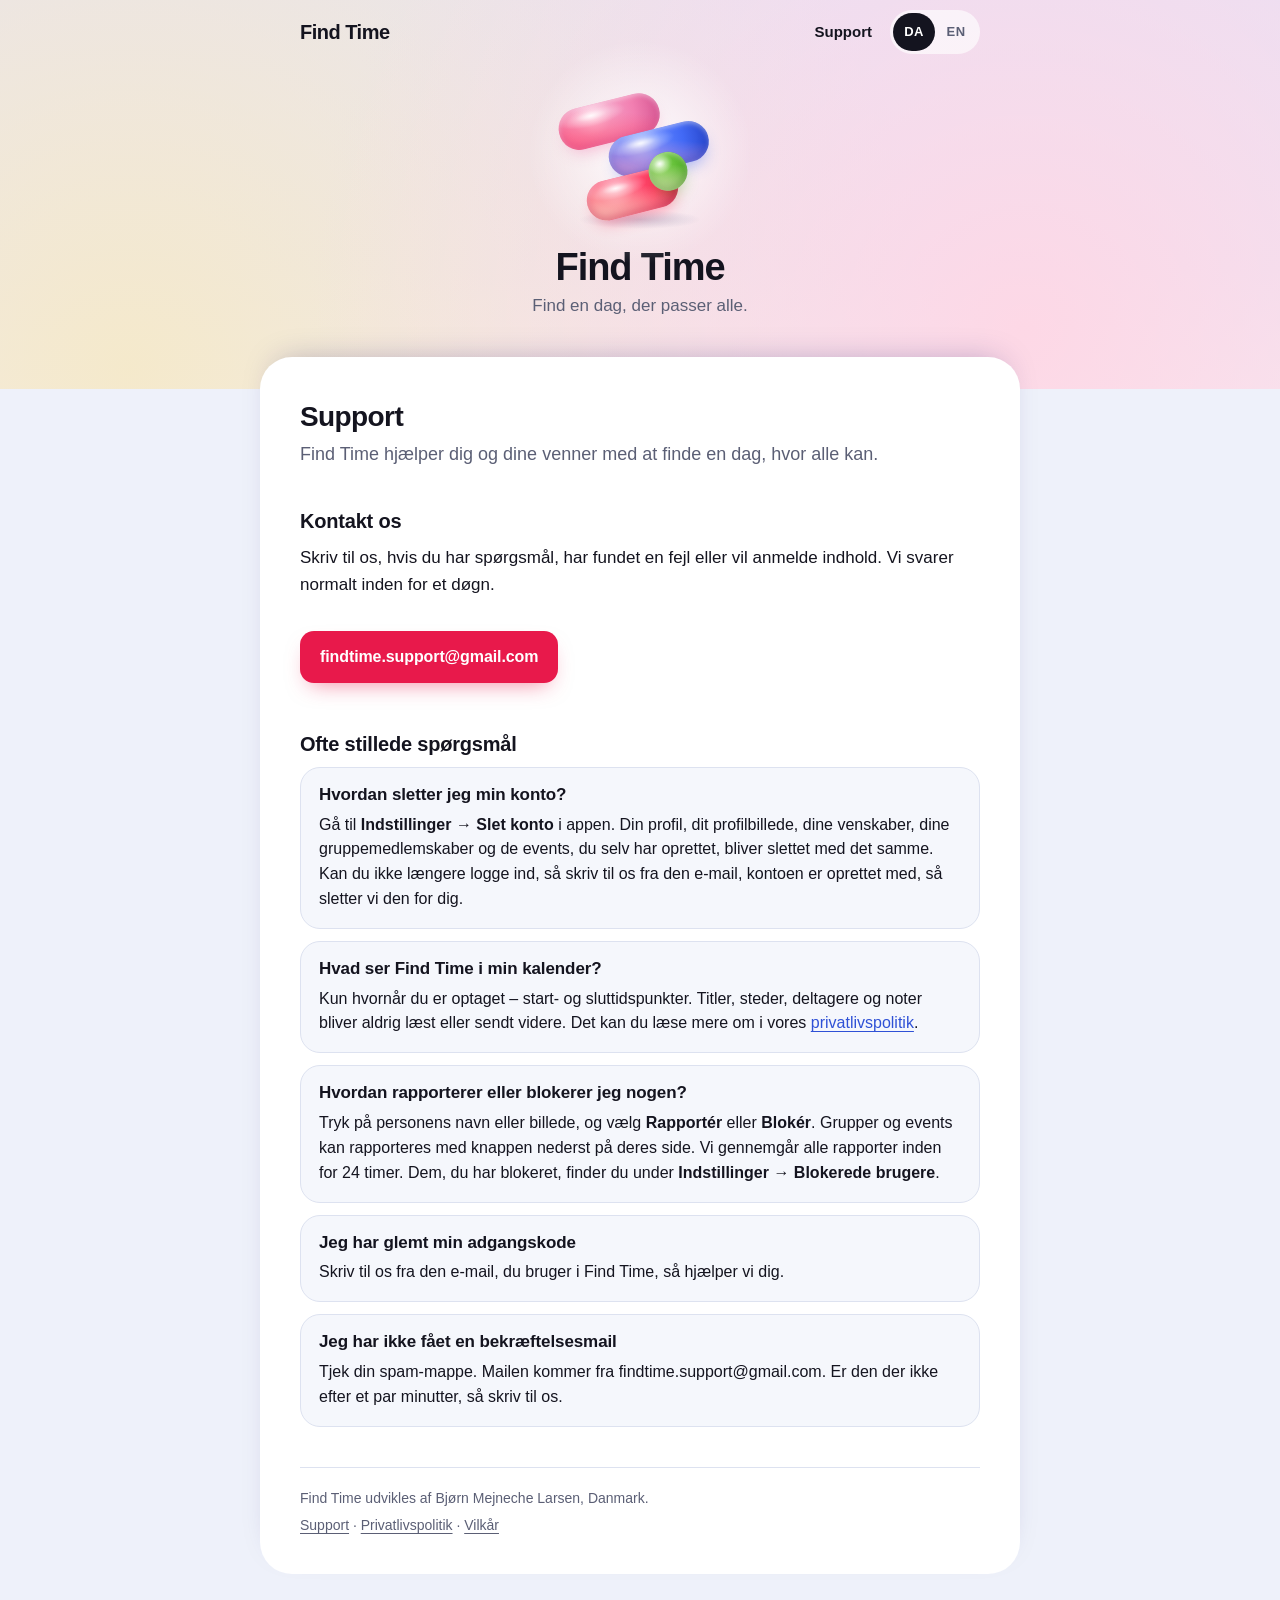
<file: index.html>
<!doctype html>
<html lang="da">
<head>
  <meta charset="utf-8">
  <meta name="viewport" content="width=device-width, initial-scale=1, viewport-fit=cover">
  <meta name="color-scheme" content="light">
  <meta name="theme-color" content="#E6E3F8">
  <title>Find Time – Support</title>
  <meta name="description" content="Hjælp og kontakt til Find Time, appen der finder en dag, hvor alle kan.">
  <link rel="alternate" hreflang="en" href="en/">
  <link rel="stylesheet" href="style.css">
</head>
<body>
  <div class="top">
    <header class="bar">
      <a class="brand" href="./">Find Time</a>
      <nav>
        <a href="./" aria-current="page">Support</a>
        <div class="lang" role="group" aria-label="Sprog"><span lang="da">DA</span><a href="en/" hreflang="en" lang="en">EN</a></div>
      </nav>
    </header>
    <div class="hero">
      <div class="art" aria-hidden="true">
        <div class="float"><i class="pink"></i><i class="cobalt"></i><i class="coral"></i><i class="green"></i></div>
      </div>
      <p class="name">Find Time</p>
      <p class="tagline">Find en dag, der passer alle.</p>
    </div>
  </div>
  <div class="sheet">
    <main>
      <h1>Support</h1>
      <p class="lead">Find Time hjælper dig og dine venner med at finde en dag, hvor alle kan.</p>

      <h2>Kontakt os</h2>
      <p>Skriv til os, hvis du har spørgsmål, har fundet en fejl eller vil anmelde indhold. Vi svarer normalt inden for et døgn.</p>
      <a class="button" href="mailto:findtime.support@gmail.com">findtime.support@gmail.com</a>

      <h2>Ofte stillede spørgsmål</h2>
      <div class="faq">
        <section>
          <h3>Hvordan sletter jeg min konto?</h3>
          <p>Gå til <strong>Indstillinger → Slet konto</strong> i appen. Din profil, dit profilbillede, dine venskaber, dine gruppemedlemskaber og de events, du selv har oprettet, bliver slettet med det samme. Kan du ikke længere logge ind, så skriv til os fra den e-mail, kontoen er oprettet med, så sletter vi den for dig.</p>
        </section>
        <section>
          <h3>Hvad ser Find Time i min kalender?</h3>
          <p>Kun hvornår du er optaget – start- og sluttidspunkter. Titler, steder, deltagere og noter bliver aldrig læst eller sendt videre. Det kan du læse mere om i vores <a href="privatliv.html">privatlivspolitik</a>.</p>
        </section>
        <section>
          <h3>Hvordan rapporterer eller blokerer jeg nogen?</h3>
          <p>Tryk på personens navn eller billede, og vælg <strong>Rapportér</strong> eller <strong>Blokér</strong>. Grupper og events kan rapporteres med knappen nederst på deres side. Vi gennemgår alle rapporter inden for 24 timer. Dem, du har blokeret, finder du under <strong>Indstillinger → Blokerede brugere</strong>.</p>
        </section>
        <section>
          <h3>Jeg har glemt min adgangskode</h3>
          <p>Skriv til os fra den e-mail, du bruger i Find Time, så hjælper vi dig.</p>
        </section>
        <section>
          <h3>Jeg har ikke fået en bekræftelsesmail</h3>
          <p>Tjek din spam-mappe. Mailen kommer fra findtime.support@gmail.com. Er den der ikke efter et par minutter, så skriv til os.</p>
        </section>
      </div>
    </main>
    <footer>
      <p>Find Time udvikles af Bjørn Mejneche Larsen, Danmark.</p>
      <p><a href="./">Support</a> · <a href="privatliv.html">Privatlivspolitik</a> · <a href="vilkaar.html">Vilkår</a></p>
    </footer>
  </div>
</body>
</html>
</file>
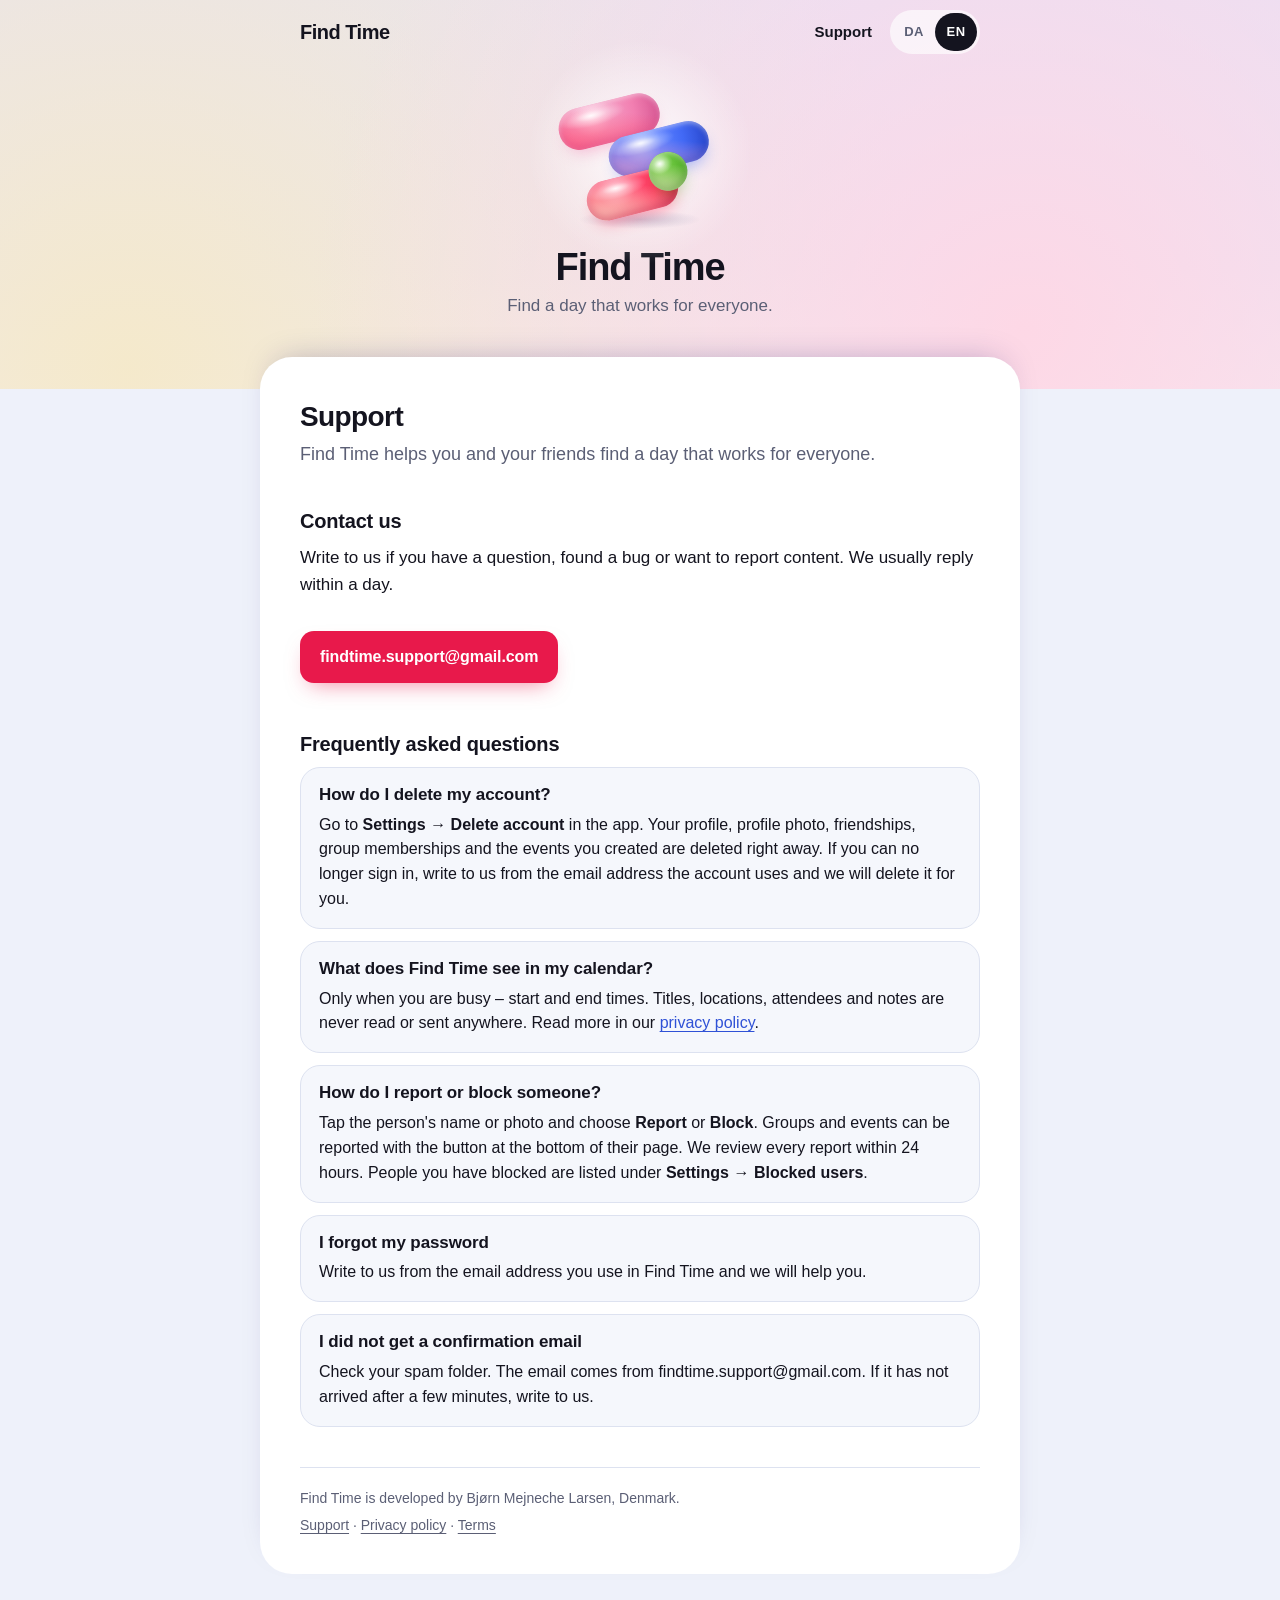
<file: en/index.html>
<!doctype html>
<html lang="en">
<head>
  <meta charset="utf-8">
  <meta name="viewport" content="width=device-width, initial-scale=1, viewport-fit=cover">
  <meta name="color-scheme" content="light">
  <meta name="theme-color" content="#E6E3F8">
  <title>Find Time – Support</title>
  <meta name="description" content="Help and contact for Find Time, the app that finds a day that works for everyone.">
  <link rel="alternate" hreflang="da" href="../">
  <link rel="stylesheet" href="../style.css">
</head>
<body>
  <div class="top">
    <header class="bar">
      <a class="brand" href="./">Find Time</a>
      <nav>
        <a href="./" aria-current="page">Support</a>
        <div class="lang" role="group" aria-label="Language"><a href="../" hreflang="da" lang="da">DA</a><span lang="en">EN</span></div>
      </nav>
    </header>
    <div class="hero">
      <div class="art" aria-hidden="true">
        <div class="float"><i class="pink"></i><i class="cobalt"></i><i class="coral"></i><i class="green"></i></div>
      </div>
      <p class="name">Find Time</p>
      <p class="tagline">Find a day that works for everyone.</p>
    </div>
  </div>
  <div class="sheet">
    <main>
      <h1>Support</h1>
      <p class="lead">Find Time helps you and your friends find a day that works for everyone.</p>

      <h2>Contact us</h2>
      <p>Write to us if you have a question, found a bug or want to report content. We usually reply within a day.</p>
      <a class="button" href="mailto:findtime.support@gmail.com">findtime.support@gmail.com</a>

      <h2>Frequently asked questions</h2>
      <div class="faq">
        <section>
          <h3>How do I delete my account?</h3>
          <p>Go to <strong>Settings → Delete account</strong> in the app. Your profile, profile photo, friendships, group memberships and the events you created are deleted right away. If you can no longer sign in, write to us from the email address the account uses and we will delete it for you.</p>
        </section>
        <section>
          <h3>What does Find Time see in my calendar?</h3>
          <p>Only when you are busy – start and end times. Titles, locations, attendees and notes are never read or sent anywhere. Read more in our <a href="privacy.html">privacy policy</a>.</p>
        </section>
        <section>
          <h3>How do I report or block someone?</h3>
          <p>Tap the person's name or photo and choose <strong>Report</strong> or <strong>Block</strong>. Groups and events can be reported with the button at the bottom of their page. We review every report within 24 hours. People you have blocked are listed under <strong>Settings → Blocked users</strong>.</p>
        </section>
        <section>
          <h3>I forgot my password</h3>
          <p>Write to us from the email address you use in Find Time and we will help you.</p>
        </section>
        <section>
          <h3>I did not get a confirmation email</h3>
          <p>Check your spam folder. The email comes from findtime.support@gmail.com. If it has not arrived after a few minutes, write to us.</p>
        </section>
      </div>
    </main>
    <footer>
      <p>Find Time is developed by Bjørn Mejneche Larsen, Denmark.</p>
      <p><a href="./">Support</a> · <a href="privacy.html">Privacy policy</a> · <a href="terms.html">Terms</a></p>
    </footer>
  </div>
</body>
</html>
</file>
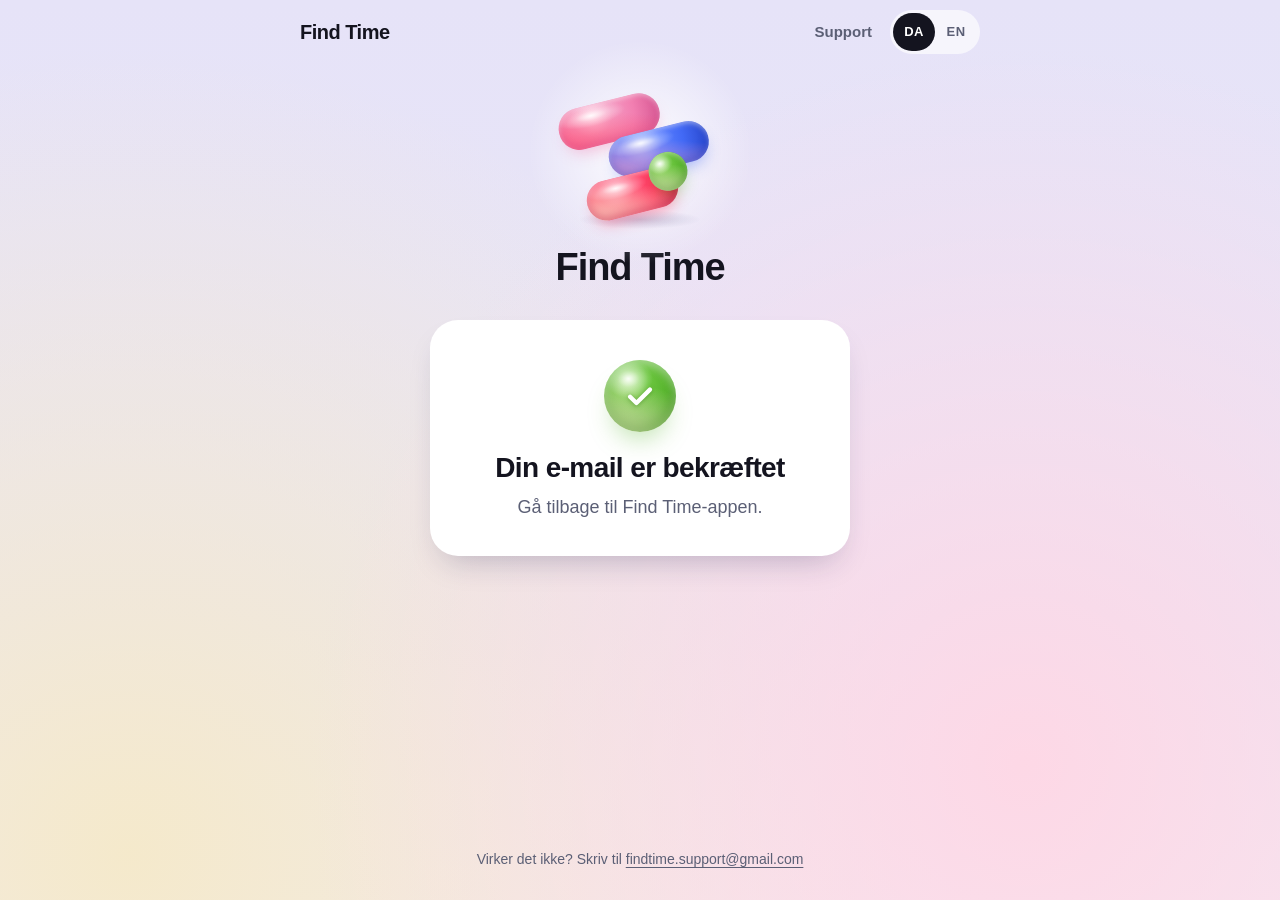
<file: bekraeftet.html>
<!doctype html>
<html lang="da">
<head>
  <meta charset="utf-8">
  <meta name="viewport" content="width=device-width, initial-scale=1, viewport-fit=cover">
  <meta name="color-scheme" content="light">
  <meta name="theme-color" content="#E6E3F8">
  <title>Find Time – E-mail bekræftet</title>
  <meta name="robots" content="noindex">
  <link rel="alternate" hreflang="en" href="en/confirmed.html">
  <link rel="stylesheet" href="style.css">
</head>
<body class="solo">
  <div class="top">
    <header class="bar">
      <a class="brand" href="./">Find Time</a>
      <nav>
        <a href="./">Support</a>
        <div class="lang" role="group" aria-label="Sprog"><span lang="da">DA</span><a href="en/confirmed.html" hreflang="en" lang="en">EN</a></div>
      </nav>
    </header>
    <div class="hero">
      <div class="art" aria-hidden="true">
        <div class="float"><i class="pink"></i><i class="cobalt"></i><i class="coral"></i><i class="green"></i></div>
      </div>
      <p class="name">Find Time</p>
    </div>
    <main class="card">
      <div class="ok green" aria-hidden="true">
        <svg viewBox="0 0 24 24" fill="none" stroke="#FFFFFF" stroke-width="3" stroke-linecap="round" stroke-linejoin="round"><path d="M5 12.5l4.5 4.5L19 7.5"/></svg>
      </div>
      <h1>Din e-mail er bekræftet</h1>
      <p>Gå tilbage til Find Time-appen.</p>
    </main>
  </div>
  <footer>
    <p>Virker det ikke? Skriv til <a href="mailto:findtime.support@gmail.com">findtime.support@gmail.com</a></p>
  </footer>
</body>
</html>
</file>
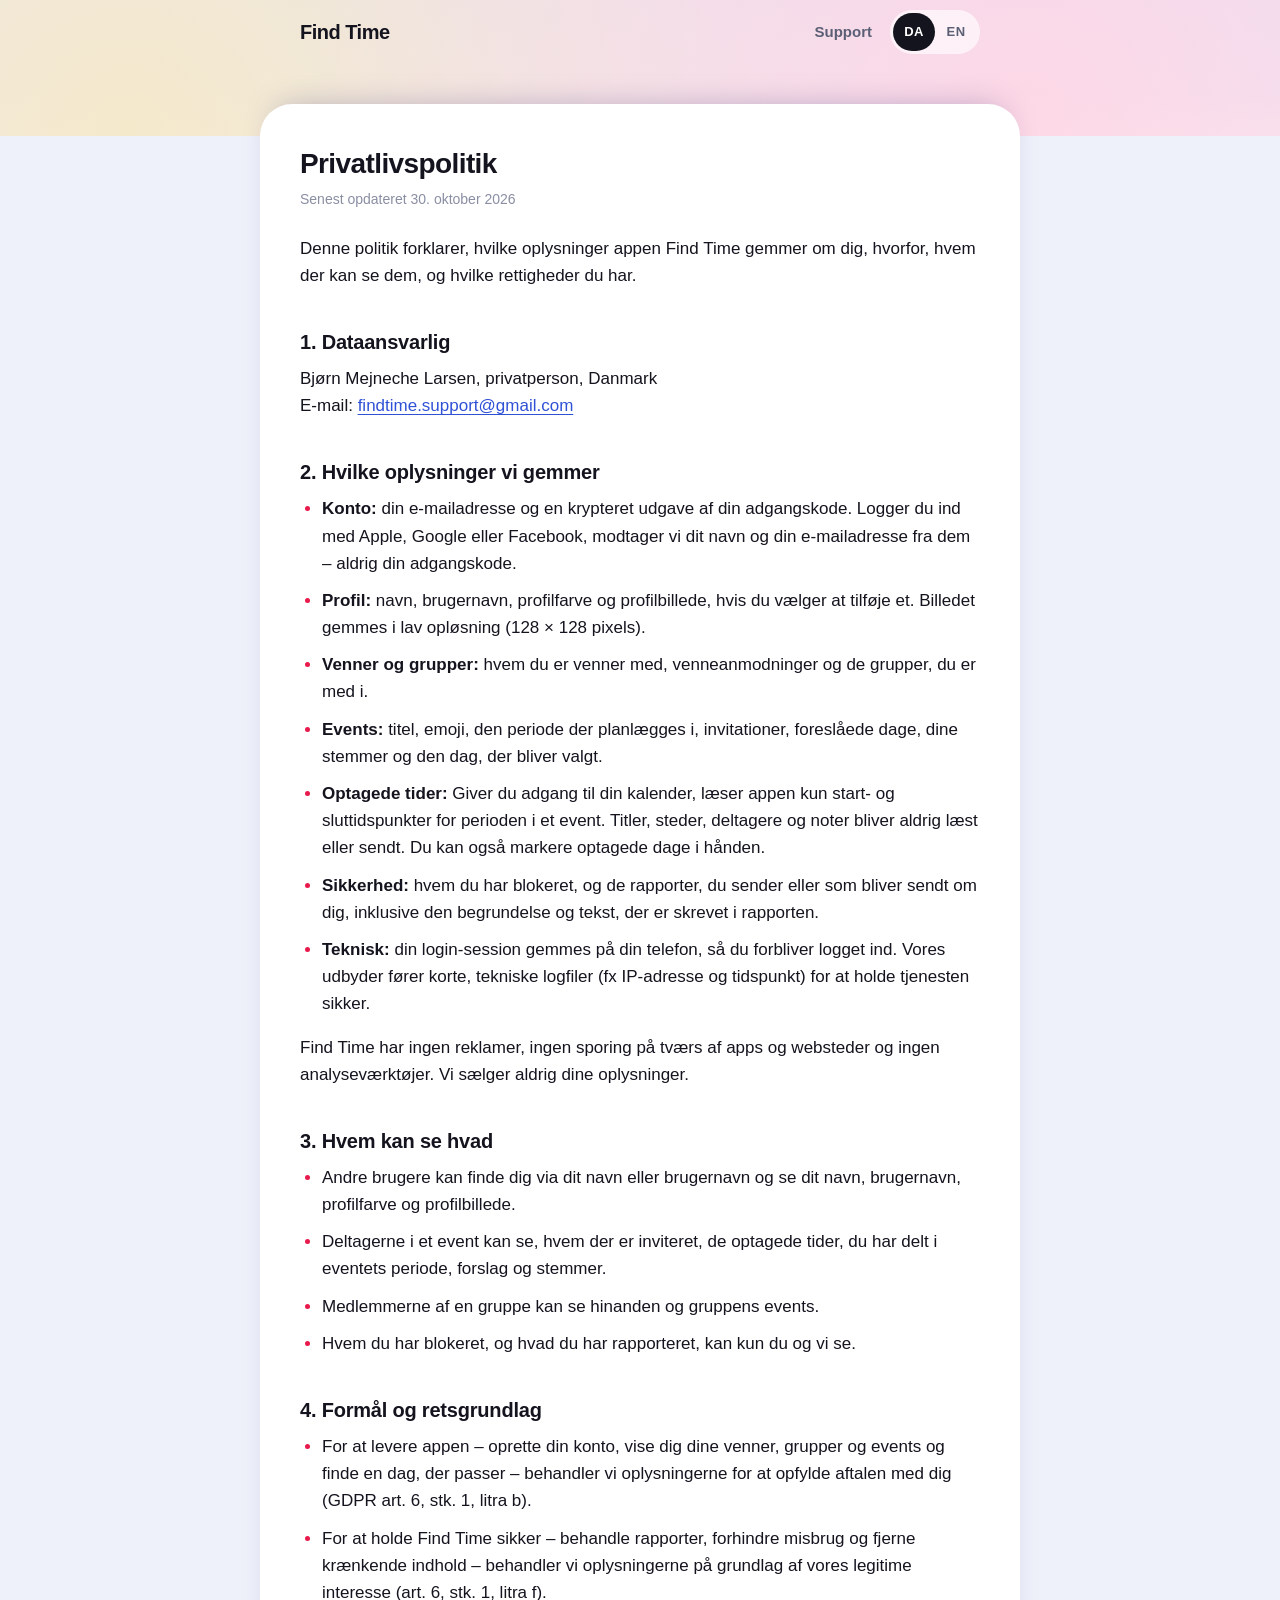
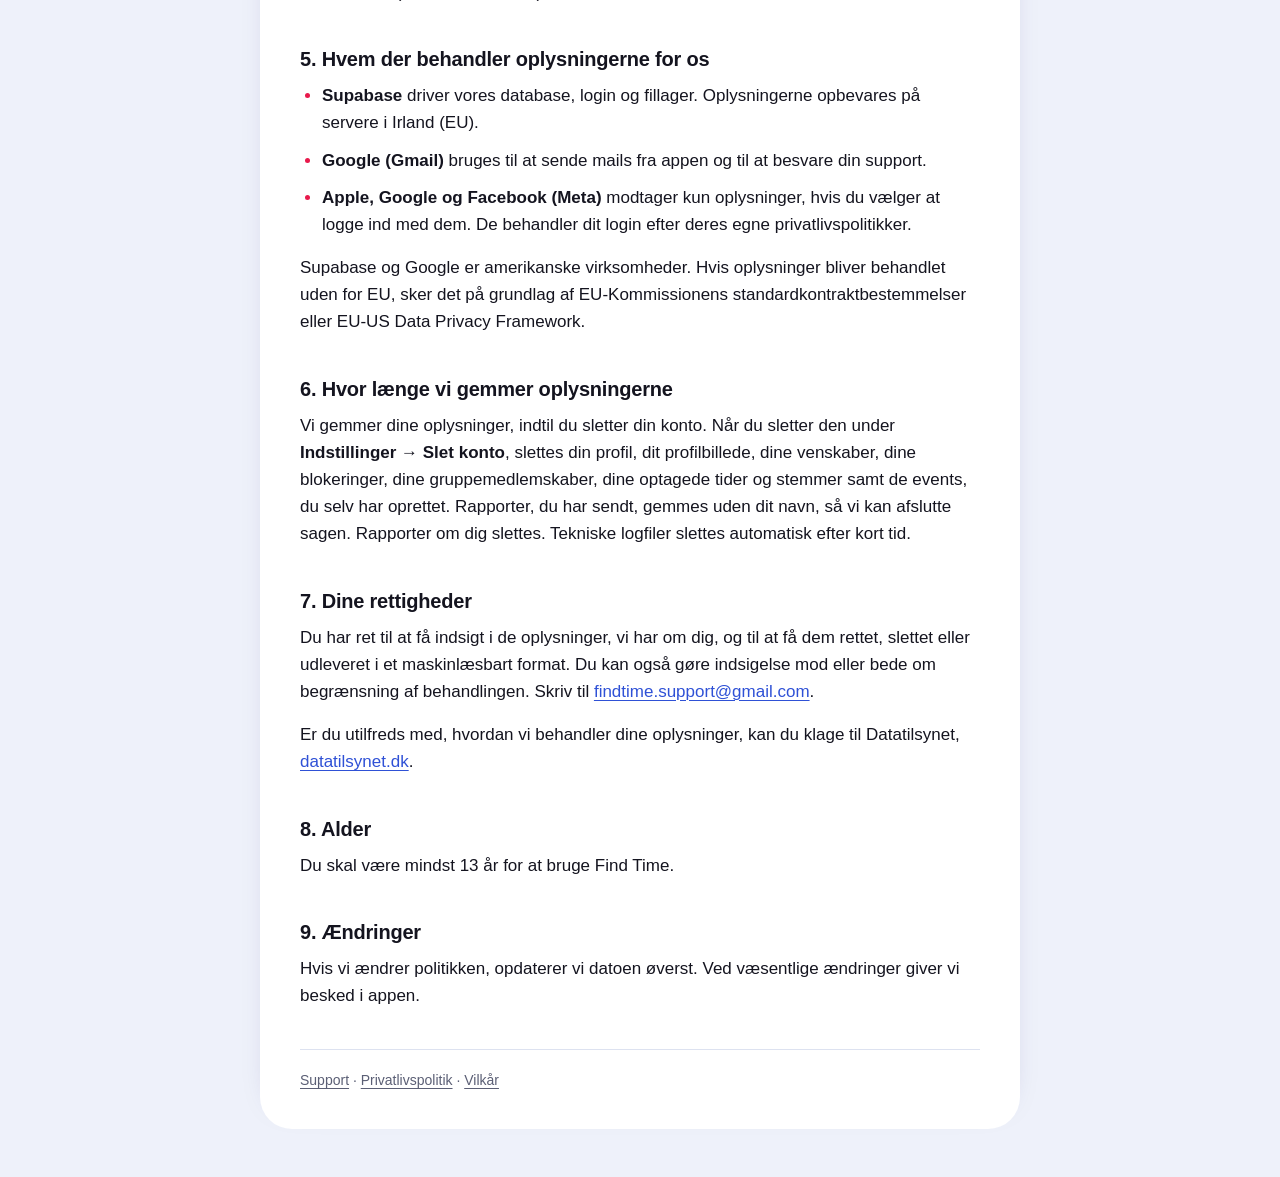
<file: privatliv.html>
<!doctype html>
<html lang="da">
<head>
  <meta charset="utf-8">
  <meta name="viewport" content="width=device-width, initial-scale=1, viewport-fit=cover">
  <meta name="color-scheme" content="light">
  <meta name="theme-color" content="#E6E3F8">
  <title>Find Time – Privatlivspolitik</title>
  <meta name="description" content="Sådan behandler Find Time dine personoplysninger.">
  <link rel="alternate" hreflang="en" href="en/privacy.html">
  <link rel="stylesheet" href="style.css">
</head>
<body>
  <div class="top">
    <header class="bar">
      <a class="brand" href="./">Find Time</a>
      <nav>
        <a href="./">Support</a>
        <div class="lang" role="group" aria-label="Sprog"><span lang="da">DA</span><a href="en/privacy.html" hreflang="en" lang="en">EN</a></div>
      </nav>
    </header>
  </div>
  <div class="sheet">
    <main>
      <h1>Privatlivspolitik</h1>
      <p class="updated">Senest opdateret 30. oktober 2026</p>

      <p>Denne politik forklarer, hvilke oplysninger appen Find Time gemmer om dig, hvorfor, hvem der kan se dem, og hvilke rettigheder du har.</p>

      <h2>1. Dataansvarlig</h2>
      <p>Bjørn Mejneche Larsen, privatperson, Danmark<br>
      E-mail: <a href="mailto:findtime.support@gmail.com">findtime.support@gmail.com</a></p>

      <h2>2. Hvilke oplysninger vi gemmer</h2>
      <ul>
        <li><strong>Konto:</strong> din e-mailadresse og en krypteret udgave af din adgangskode. Logger du ind med Apple, Google eller Facebook, modtager vi dit navn og din e-mailadresse fra dem – aldrig din adgangskode.</li>
        <li><strong>Profil:</strong> navn, brugernavn, profilfarve og profilbillede, hvis du vælger at tilføje et. Billedet gemmes i lav opløsning (128 × 128 pixels).</li>
        <li><strong>Venner og grupper:</strong> hvem du er venner med, venneanmodninger og de grupper, du er med i.</li>
        <li><strong>Events:</strong> titel, emoji, den periode der planlægges i, invitationer, foreslåede dage, dine stemmer og den dag, der bliver valgt.</li>
        <li><strong>Optagede tider:</strong> Giver du adgang til din kalender, læser appen kun start- og sluttidspunkter for perioden i et event. Titler, steder, deltagere og noter bliver aldrig læst eller sendt. Du kan også markere optagede dage i hånden.</li>
        <li><strong>Sikkerhed:</strong> hvem du har blokeret, og de rapporter, du sender eller som bliver sendt om dig, inklusive den begrundelse og tekst, der er skrevet i rapporten.</li>
        <li><strong>Teknisk:</strong> din login-session gemmes på din telefon, så du forbliver logget ind. Vores udbyder fører korte, tekniske logfiler (fx IP-adresse og tidspunkt) for at holde tjenesten sikker.</li>
      </ul>
      <p>Find Time har ingen reklamer, ingen sporing på tværs af apps og websteder og ingen analyseværktøjer. Vi sælger aldrig dine oplysninger.</p>

      <h2>3. Hvem kan se hvad</h2>
      <ul>
        <li>Andre brugere kan finde dig via dit navn eller brugernavn og se dit navn, brugernavn, profilfarve og profilbillede.</li>
        <li>Deltagerne i et event kan se, hvem der er inviteret, de optagede tider, du har delt i eventets periode, forslag og stemmer.</li>
        <li>Medlemmerne af en gruppe kan se hinanden og gruppens events.</li>
        <li>Hvem du har blokeret, og hvad du har rapporteret, kan kun du og vi se.</li>
      </ul>

      <h2>4. Formål og retsgrundlag</h2>
      <ul>
        <li>For at levere appen – oprette din konto, vise dig dine venner, grupper og events og finde en dag, der passer – behandler vi oplysningerne for at opfylde aftalen med dig (GDPR art. 6, stk. 1, litra b).</li>
        <li>For at holde Find Time sikker – behandle rapporter, forhindre misbrug og fjerne krænkende indhold – behandler vi oplysningerne på grundlag af vores legitime interesse (art. 6, stk. 1, litra f).</li>
      </ul>

      <h2>5. Hvem der behandler oplysningerne for os</h2>
      <ul>
        <li><strong>Supabase</strong> driver vores database, login og fillager. Oplysningerne opbevares på servere i Irland (EU).</li>
        <li><strong>Google (Gmail)</strong> bruges til at sende mails fra appen og til at besvare din support.</li>
        <li><strong>Apple, Google og Facebook (Meta)</strong> modtager kun oplysninger, hvis du vælger at logge ind med dem. De behandler dit login efter deres egne privatlivspolitikker.</li>
      </ul>
      <p>Supabase og Google er amerikanske virksomheder. Hvis oplysninger bliver behandlet uden for EU, sker det på grundlag af EU-Kommissionens standardkontraktbestemmelser eller EU-US Data Privacy Framework.</p>

      <h2>6. Hvor længe vi gemmer oplysningerne</h2>
      <p>Vi gemmer dine oplysninger, indtil du sletter din konto. Når du sletter den under <strong>Indstillinger → Slet konto</strong>, slettes din profil, dit profilbillede, dine venskaber, dine blokeringer, dine gruppemedlemskaber, dine optagede tider og stemmer samt de events, du selv har oprettet. Rapporter, du har sendt, gemmes uden dit navn, så vi kan afslutte sagen. Rapporter om dig slettes. Tekniske logfiler slettes automatisk efter kort tid.</p>

      <h2>7. Dine rettigheder</h2>
      <p>Du har ret til at få indsigt i de oplysninger, vi har om dig, og til at få dem rettet, slettet eller udleveret i et maskinlæsbart format. Du kan også gøre indsigelse mod eller bede om begrænsning af behandlingen. Skriv til <a href="mailto:findtime.support@gmail.com">findtime.support@gmail.com</a>.</p>
      <p>Er du utilfreds med, hvordan vi behandler dine oplysninger, kan du klage til Datatilsynet, <a href="https://www.datatilsynet.dk">datatilsynet.dk</a>.</p>

      <h2>8. Alder</h2>
      <p>Du skal være mindst 13 år for at bruge Find Time.</p>

      <h2>9. Ændringer</h2>
      <p>Hvis vi ændrer politikken, opdaterer vi datoen øverst. Ved væsentlige ændringer giver vi besked i appen.</p>
    </main>
    <footer>
      <p><a href="./">Support</a> · <a href="privatliv.html">Privatlivspolitik</a> · <a href="vilkaar.html">Vilkår</a></p>
    </footer>
  </div>
</body>
</html>
</file>
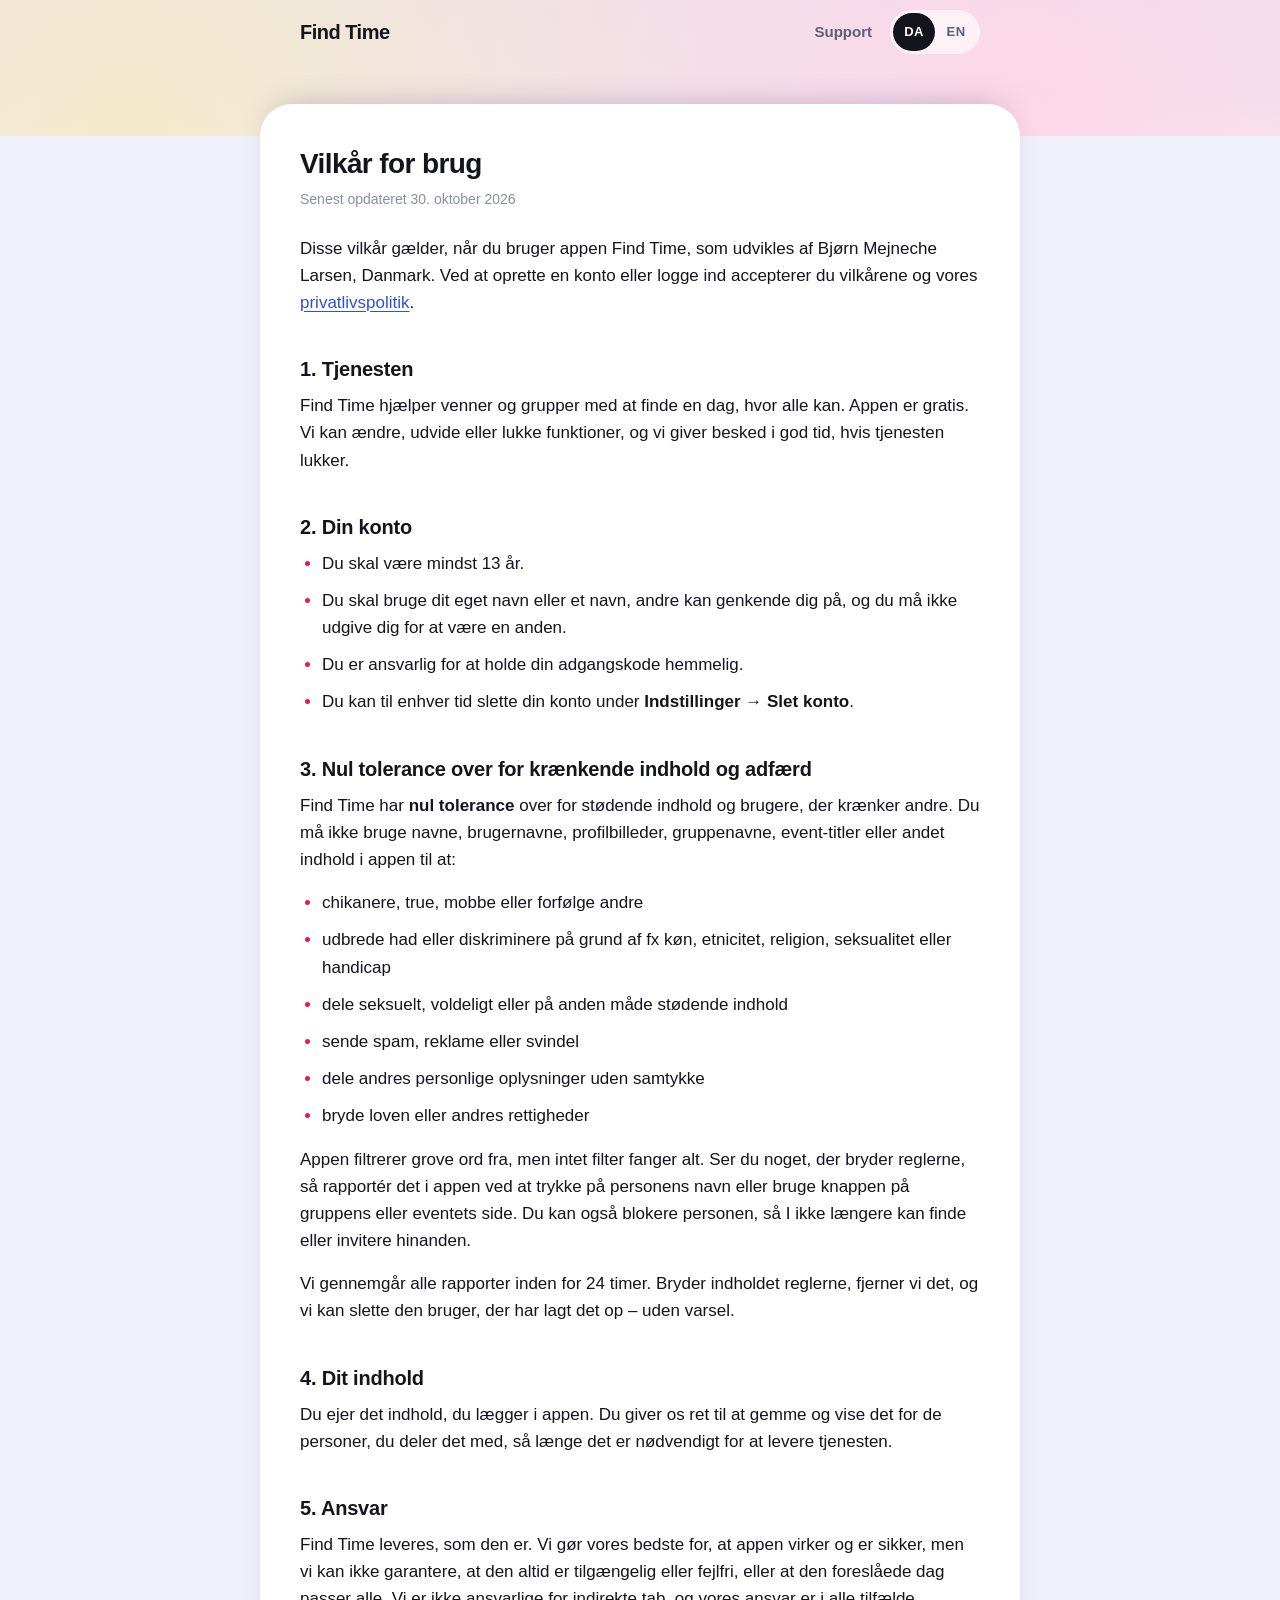
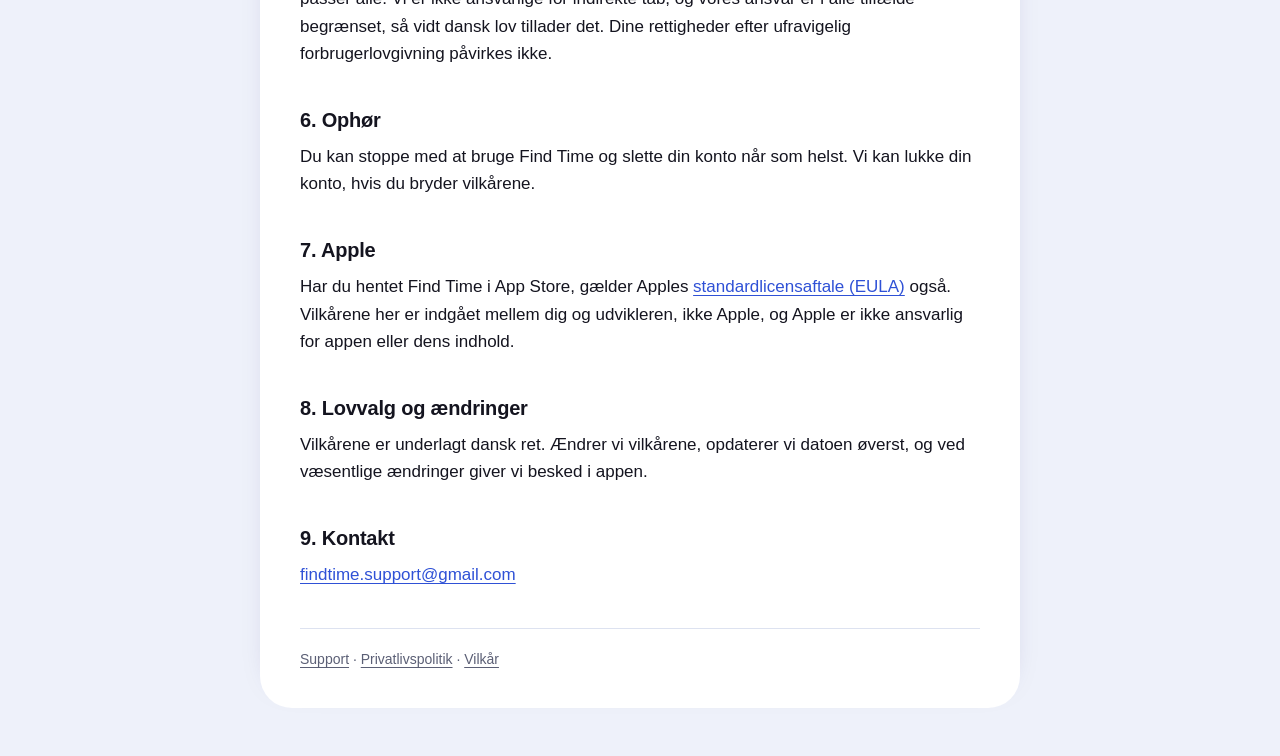
<file: vilkaar.html>
<!doctype html>
<html lang="da">
<head>
  <meta charset="utf-8">
  <meta name="viewport" content="width=device-width, initial-scale=1, viewport-fit=cover">
  <meta name="color-scheme" content="light">
  <meta name="theme-color" content="#E6E3F8">
  <title>Find Time – Vilkår</title>
  <meta name="description" content="Vilkår for brug af Find Time.">
  <link rel="alternate" hreflang="en" href="en/terms.html">
  <link rel="stylesheet" href="style.css">
</head>
<body>
  <div class="top">
    <header class="bar">
      <a class="brand" href="./">Find Time</a>
      <nav>
        <a href="./">Support</a>
        <div class="lang" role="group" aria-label="Sprog"><span lang="da">DA</span><a href="en/terms.html" hreflang="en" lang="en">EN</a></div>
      </nav>
    </header>
  </div>
  <div class="sheet">
    <main>
      <h1>Vilkår for brug</h1>
      <p class="updated">Senest opdateret 30. oktober 2026</p>

      <p>Disse vilkår gælder, når du bruger appen Find Time, som udvikles af Bjørn Mejneche Larsen, Danmark. Ved at oprette en konto eller logge ind accepterer du vilkårene og vores <a href="privatliv.html">privatlivspolitik</a>.</p>

      <h2>1. Tjenesten</h2>
      <p>Find Time hjælper venner og grupper med at finde en dag, hvor alle kan. Appen er gratis. Vi kan ændre, udvide eller lukke funktioner, og vi giver besked i god tid, hvis tjenesten lukker.</p>

      <h2>2. Din konto</h2>
      <ul>
        <li>Du skal være mindst 13 år.</li>
        <li>Du skal bruge dit eget navn eller et navn, andre kan genkende dig på, og du må ikke udgive dig for at være en anden.</li>
        <li>Du er ansvarlig for at holde din adgangskode hemmelig.</li>
        <li>Du kan til enhver tid slette din konto under <strong>Indstillinger → Slet konto</strong>.</li>
      </ul>

      <h2>3. Nul tolerance over for krænkende indhold og adfærd</h2>
      <p>Find Time har <strong>nul tolerance</strong> over for stødende indhold og brugere, der krænker andre. Du må ikke bruge navne, brugernavne, profilbilleder, gruppenavne, event-titler eller andet indhold i appen til at:</p>
      <ul>
        <li>chikanere, true, mobbe eller forfølge andre</li>
        <li>udbrede had eller diskriminere på grund af fx køn, etnicitet, religion, seksualitet eller handicap</li>
        <li>dele seksuelt, voldeligt eller på anden måde stødende indhold</li>
        <li>sende spam, reklame eller svindel</li>
        <li>dele andres personlige oplysninger uden samtykke</li>
        <li>bryde loven eller andres rettigheder</li>
      </ul>
      <p>Appen filtrerer grove ord fra, men intet filter fanger alt. Ser du noget, der bryder reglerne, så rapportér det i appen ved at trykke på personens navn eller bruge knappen på gruppens eller eventets side. Du kan også blokere personen, så I ikke længere kan finde eller invitere hinanden.</p>
      <p>Vi gennemgår alle rapporter inden for 24 timer. Bryder indholdet reglerne, fjerner vi det, og vi kan slette den bruger, der har lagt det op – uden varsel.</p>

      <h2>4. Dit indhold</h2>
      <p>Du ejer det indhold, du lægger i appen. Du giver os ret til at gemme og vise det for de personer, du deler det med, så længe det er nødvendigt for at levere tjenesten.</p>

      <h2>5. Ansvar</h2>
      <p>Find Time leveres, som den er. Vi gør vores bedste for, at appen virker og er sikker, men vi kan ikke garantere, at den altid er tilgængelig eller fejlfri, eller at den foreslåede dag passer alle. Vi er ikke ansvarlige for indirekte tab, og vores ansvar er i alle tilfælde begrænset, så vidt dansk lov tillader det. Dine rettigheder efter ufravigelig forbrugerlovgivning påvirkes ikke.</p>

      <h2>6. Ophør</h2>
      <p>Du kan stoppe med at bruge Find Time og slette din konto når som helst. Vi kan lukke din konto, hvis du bryder vilkårene.</p>

      <h2>7. Apple</h2>
      <p>Har du hentet Find Time i App Store, gælder Apples <a href="https://www.apple.com/legal/internet-services/itunes/dev/stdeula/">standardlicensaftale (EULA)</a> også. Vilkårene her er indgået mellem dig og udvikleren, ikke Apple, og Apple er ikke ansvarlig for appen eller dens indhold.</p>

      <h2>8. Lovvalg og ændringer</h2>
      <p>Vilkårene er underlagt dansk ret. Ændrer vi vilkårene, opdaterer vi datoen øverst, og ved væsentlige ændringer giver vi besked i appen.</p>

      <h2>9. Kontakt</h2>
      <p><a href="mailto:findtime.support@gmail.com">findtime.support@gmail.com</a></p>
    </main>
    <footer>
      <p><a href="./">Support</a> · <a href="privatliv.html">Privatlivspolitik</a> · <a href="vilkaar.html">Vilkår</a></p>
    </footer>
  </div>
</body>
</html>
</file>
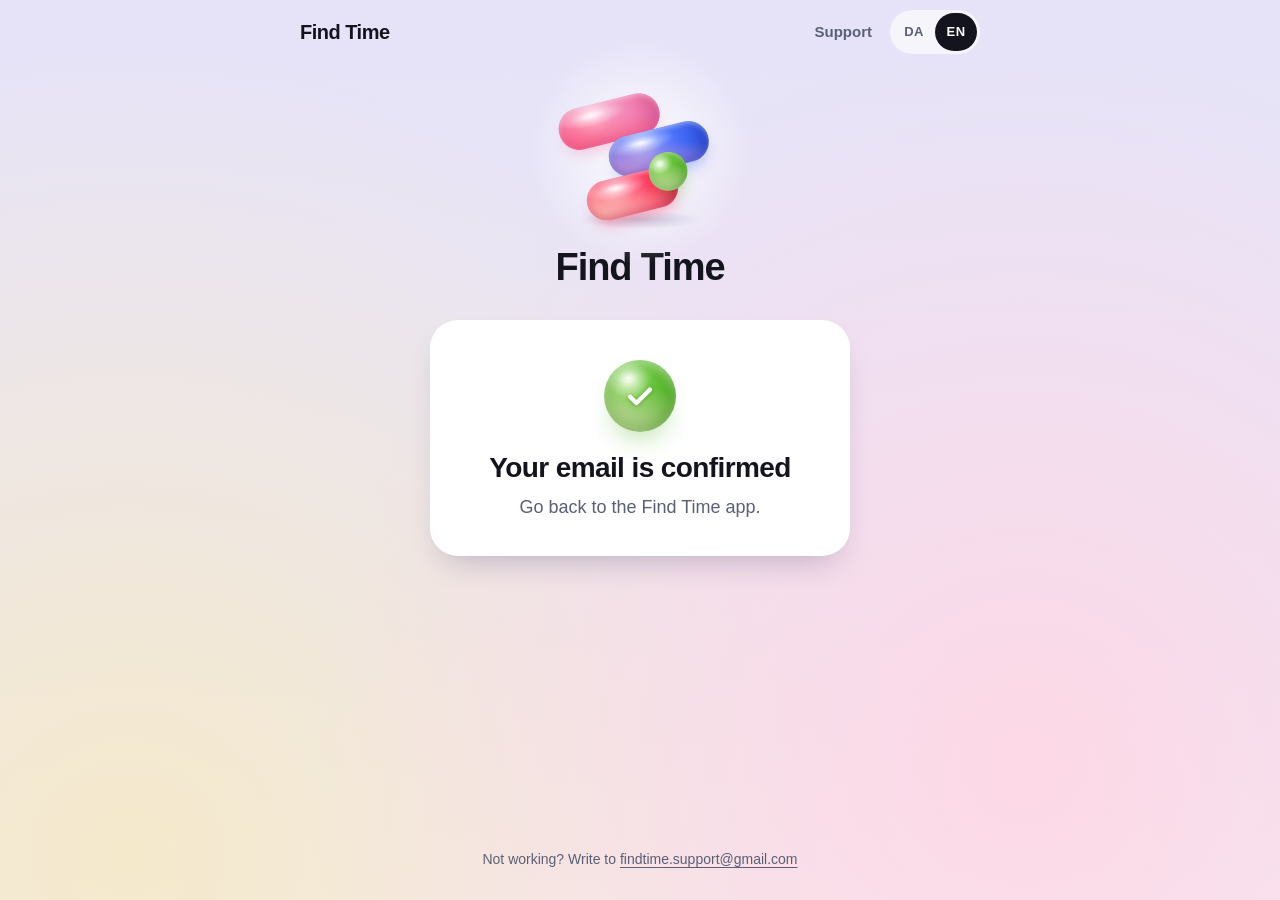
<file: en/confirmed.html>
<!doctype html>
<html lang="en">
<head>
  <meta charset="utf-8">
  <meta name="viewport" content="width=device-width, initial-scale=1, viewport-fit=cover">
  <meta name="color-scheme" content="light">
  <meta name="theme-color" content="#E6E3F8">
  <title>Find Time – Email confirmed</title>
  <meta name="robots" content="noindex">
  <link rel="alternate" hreflang="da" href="../bekraeftet.html">
  <link rel="stylesheet" href="../style.css">
</head>
<body class="solo">
  <div class="top">
    <header class="bar">
      <a class="brand" href="./">Find Time</a>
      <nav>
        <a href="./">Support</a>
        <div class="lang" role="group" aria-label="Language"><a href="../bekraeftet.html" hreflang="da" lang="da">DA</a><span lang="en">EN</span></div>
      </nav>
    </header>
    <div class="hero">
      <div class="art" aria-hidden="true">
        <div class="float"><i class="pink"></i><i class="cobalt"></i><i class="coral"></i><i class="green"></i></div>
      </div>
      <p class="name">Find Time</p>
    </div>
    <main class="card">
      <div class="ok green" aria-hidden="true">
        <svg viewBox="0 0 24 24" fill="none" stroke="#FFFFFF" stroke-width="3" stroke-linecap="round" stroke-linejoin="round"><path d="M5 12.5l4.5 4.5L19 7.5"/></svg>
      </div>
      <h1>Your email is confirmed</h1>
      <p>Go back to the Find Time app.</p>
    </main>
  </div>
  <footer>
    <p>Not working? Write to <a href="mailto:findtime.support@gmail.com">findtime.support@gmail.com</a></p>
  </footer>
</body>
</html>
</file>
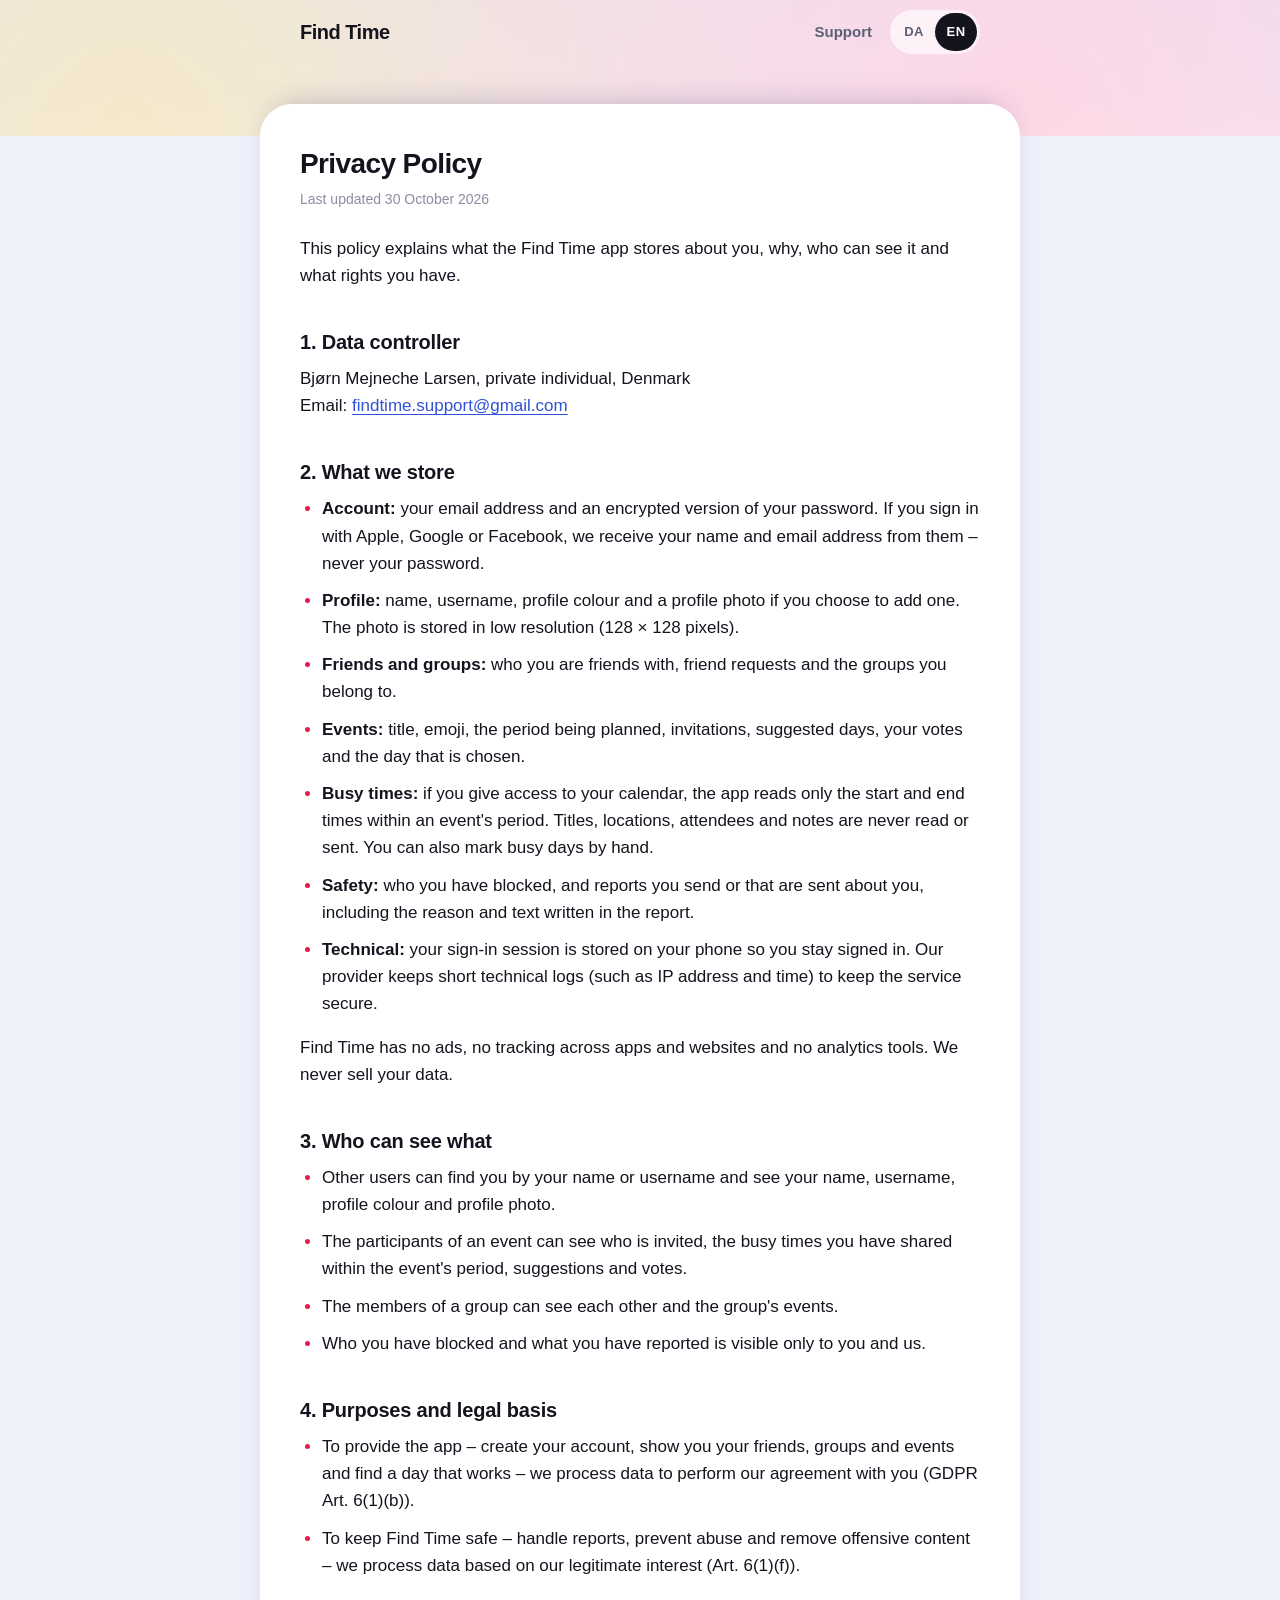
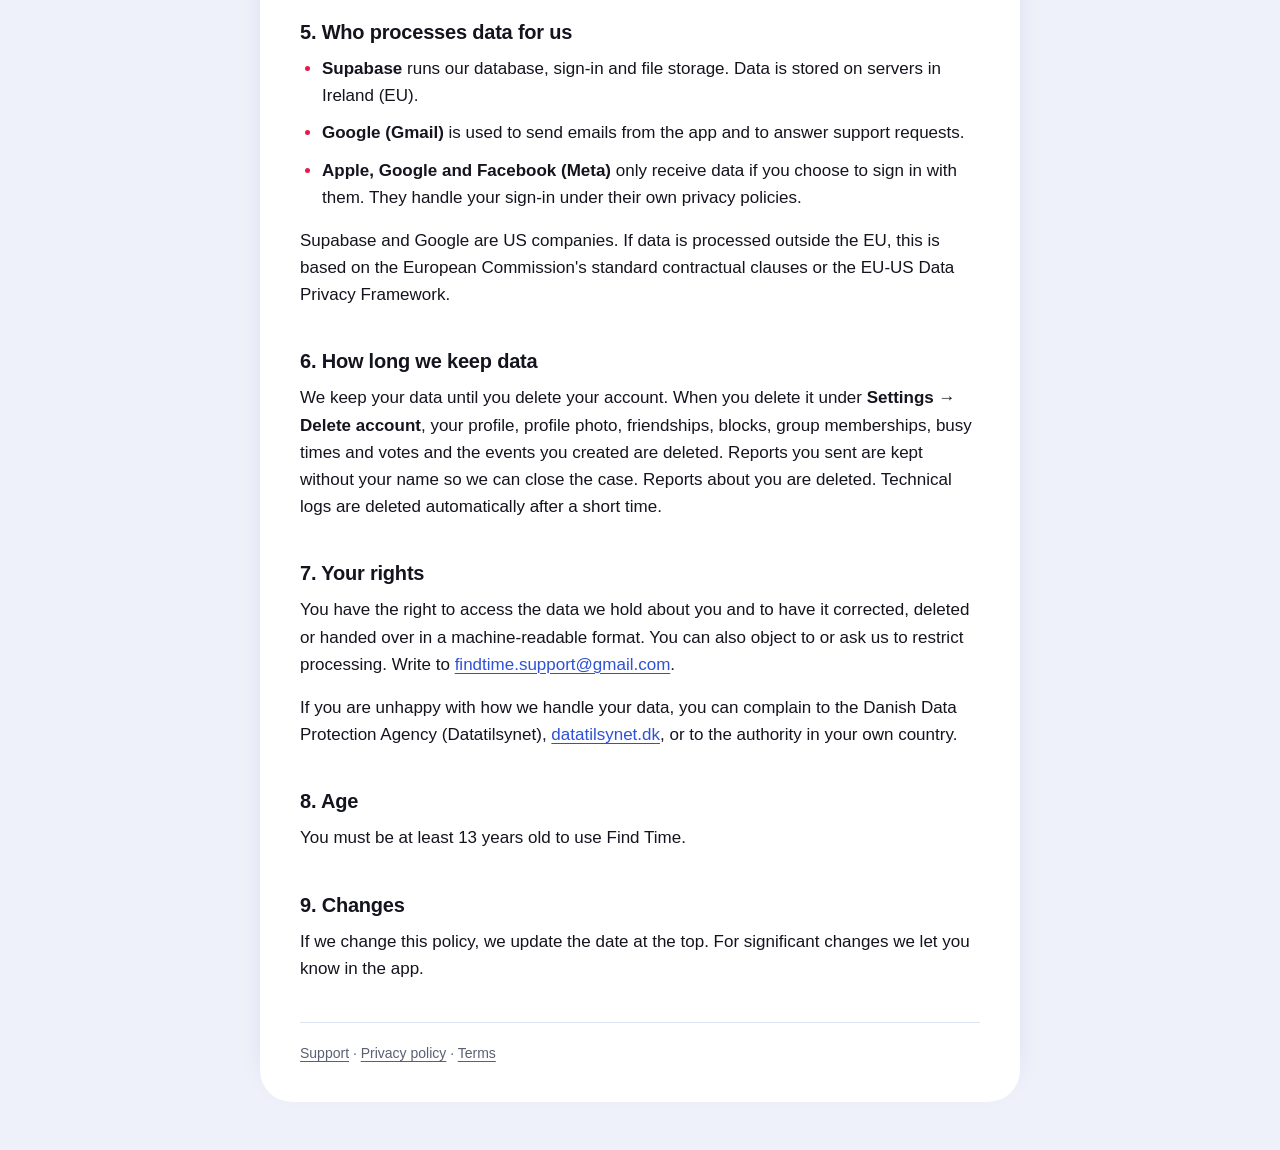
<file: en/privacy.html>
<!doctype html>
<html lang="en">
<head>
  <meta charset="utf-8">
  <meta name="viewport" content="width=device-width, initial-scale=1, viewport-fit=cover">
  <meta name="color-scheme" content="light">
  <meta name="theme-color" content="#E6E3F8">
  <title>Find Time – Privacy Policy</title>
  <meta name="description" content="How Find Time handles your personal data.">
  <link rel="alternate" hreflang="da" href="../privatliv.html">
  <link rel="stylesheet" href="../style.css">
</head>
<body>
  <div class="top">
    <header class="bar">
      <a class="brand" href="./">Find Time</a>
      <nav>
        <a href="./">Support</a>
        <div class="lang" role="group" aria-label="Language"><a href="../privatliv.html" hreflang="da" lang="da">DA</a><span lang="en">EN</span></div>
      </nav>
    </header>
  </div>
  <div class="sheet">
    <main>
      <h1>Privacy Policy</h1>
      <p class="updated">Last updated 30 October 2026</p>

      <p>This policy explains what the Find Time app stores about you, why, who can see it and what rights you have.</p>

      <h2>1. Data controller</h2>
      <p>Bjørn Mejneche Larsen, private individual, Denmark<br>
      Email: <a href="mailto:findtime.support@gmail.com">findtime.support@gmail.com</a></p>

      <h2>2. What we store</h2>
      <ul>
        <li><strong>Account:</strong> your email address and an encrypted version of your password. If you sign in with Apple, Google or Facebook, we receive your name and email address from them – never your password.</li>
        <li><strong>Profile:</strong> name, username, profile colour and a profile photo if you choose to add one. The photo is stored in low resolution (128 × 128 pixels).</li>
        <li><strong>Friends and groups:</strong> who you are friends with, friend requests and the groups you belong to.</li>
        <li><strong>Events:</strong> title, emoji, the period being planned, invitations, suggested days, your votes and the day that is chosen.</li>
        <li><strong>Busy times:</strong> if you give access to your calendar, the app reads only the start and end times within an event's period. Titles, locations, attendees and notes are never read or sent. You can also mark busy days by hand.</li>
        <li><strong>Safety:</strong> who you have blocked, and reports you send or that are sent about you, including the reason and text written in the report.</li>
        <li><strong>Technical:</strong> your sign-in session is stored on your phone so you stay signed in. Our provider keeps short technical logs (such as IP address and time) to keep the service secure.</li>
      </ul>
      <p>Find Time has no ads, no tracking across apps and websites and no analytics tools. We never sell your data.</p>

      <h2>3. Who can see what</h2>
      <ul>
        <li>Other users can find you by your name or username and see your name, username, profile colour and profile photo.</li>
        <li>The participants of an event can see who is invited, the busy times you have shared within the event's period, suggestions and votes.</li>
        <li>The members of a group can see each other and the group's events.</li>
        <li>Who you have blocked and what you have reported is visible only to you and us.</li>
      </ul>

      <h2>4. Purposes and legal basis</h2>
      <ul>
        <li>To provide the app – create your account, show you your friends, groups and events and find a day that works – we process data to perform our agreement with you (GDPR Art. 6(1)(b)).</li>
        <li>To keep Find Time safe – handle reports, prevent abuse and remove offensive content – we process data based on our legitimate interest (Art. 6(1)(f)).</li>
      </ul>

      <h2>5. Who processes data for us</h2>
      <ul>
        <li><strong>Supabase</strong> runs our database, sign-in and file storage. Data is stored on servers in Ireland (EU).</li>
        <li><strong>Google (Gmail)</strong> is used to send emails from the app and to answer support requests.</li>
        <li><strong>Apple, Google and Facebook (Meta)</strong> only receive data if you choose to sign in with them. They handle your sign-in under their own privacy policies.</li>
      </ul>
      <p>Supabase and Google are US companies. If data is processed outside the EU, this is based on the European Commission's standard contractual clauses or the EU-US Data Privacy Framework.</p>

      <h2>6. How long we keep data</h2>
      <p>We keep your data until you delete your account. When you delete it under <strong>Settings → Delete account</strong>, your profile, profile photo, friendships, blocks, group memberships, busy times and votes and the events you created are deleted. Reports you sent are kept without your name so we can close the case. Reports about you are deleted. Technical logs are deleted automatically after a short time.</p>

      <h2>7. Your rights</h2>
      <p>You have the right to access the data we hold about you and to have it corrected, deleted or handed over in a machine-readable format. You can also object to or ask us to restrict processing. Write to <a href="mailto:findtime.support@gmail.com">findtime.support@gmail.com</a>.</p>
      <p>If you are unhappy with how we handle your data, you can complain to the Danish Data Protection Agency (Datatilsynet), <a href="https://www.datatilsynet.dk">datatilsynet.dk</a>, or to the authority in your own country.</p>

      <h2>8. Age</h2>
      <p>You must be at least 13 years old to use Find Time.</p>

      <h2>9. Changes</h2>
      <p>If we change this policy, we update the date at the top. For significant changes we let you know in the app.</p>
    </main>
    <footer>
      <p><a href="./">Support</a> · <a href="privacy.html">Privacy policy</a> · <a href="terms.html">Terms</a></p>
    </footer>
  </div>
</body>
</html>
</file>
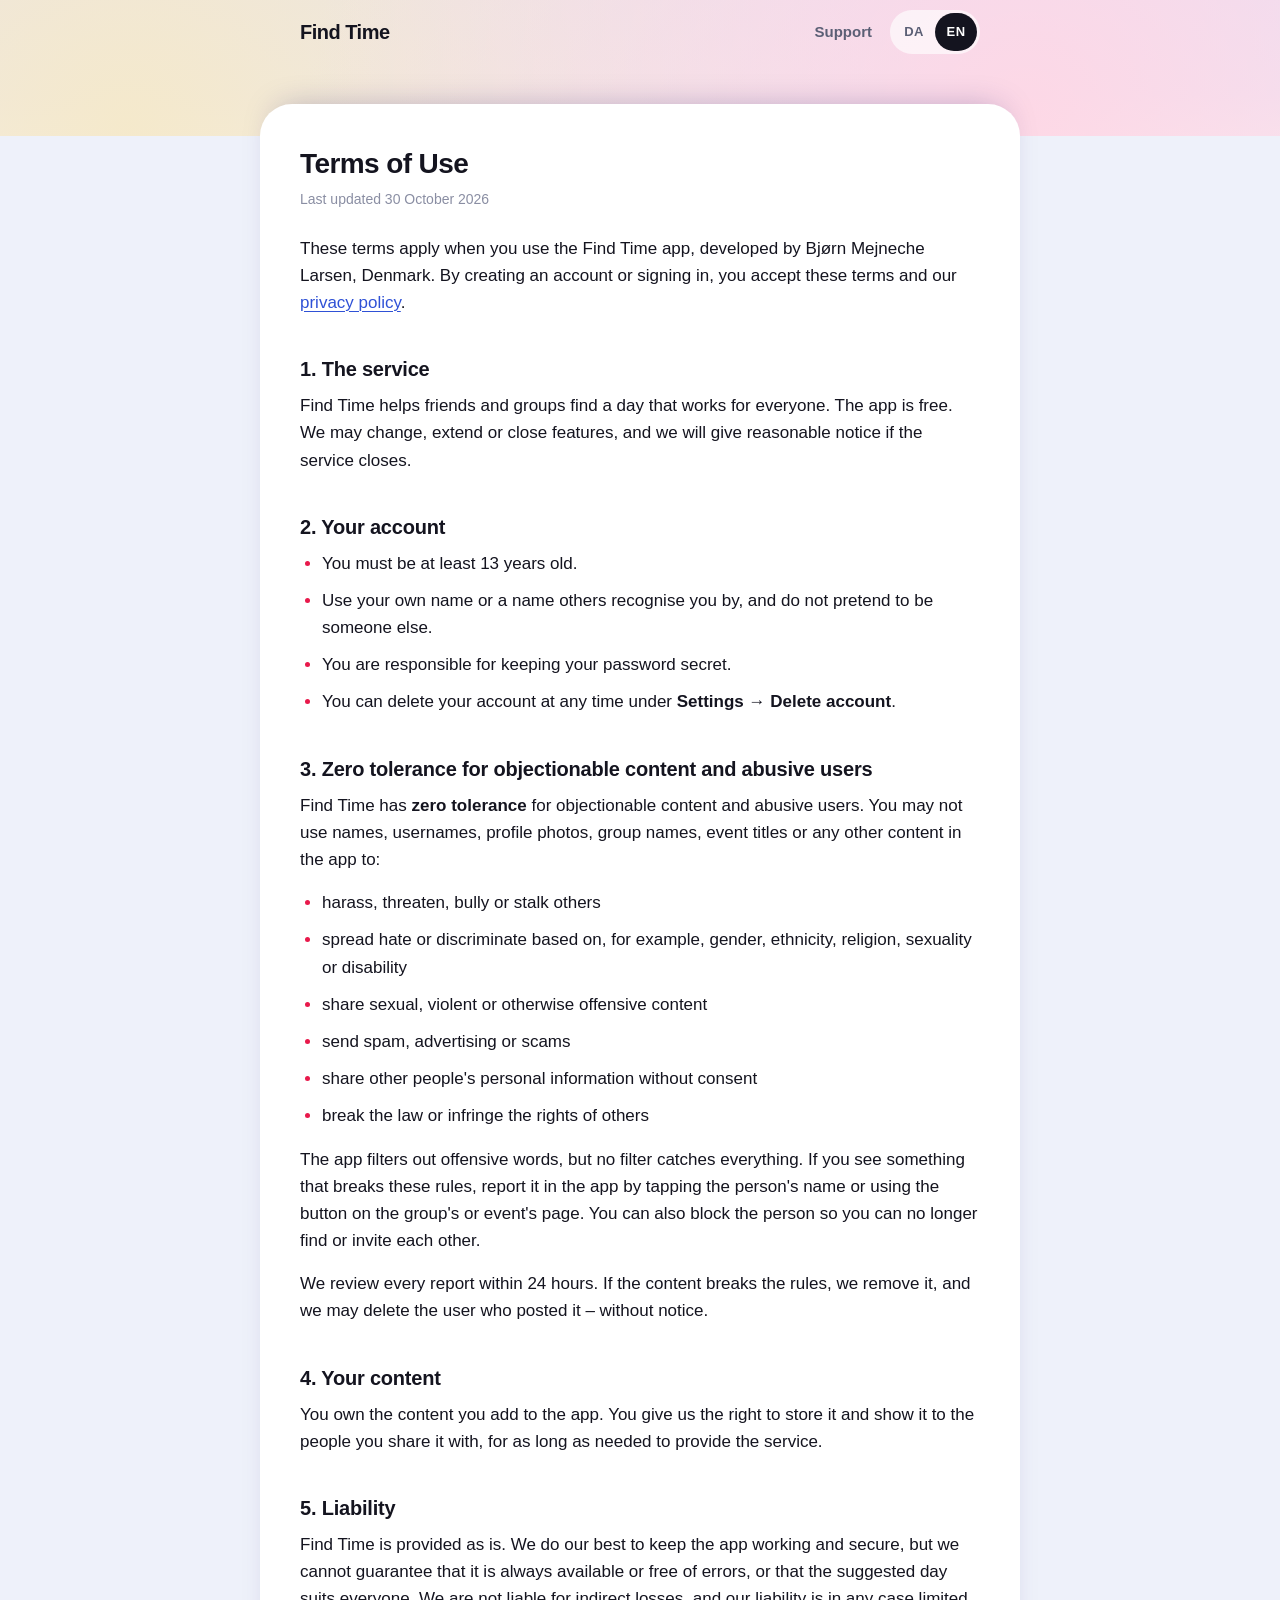
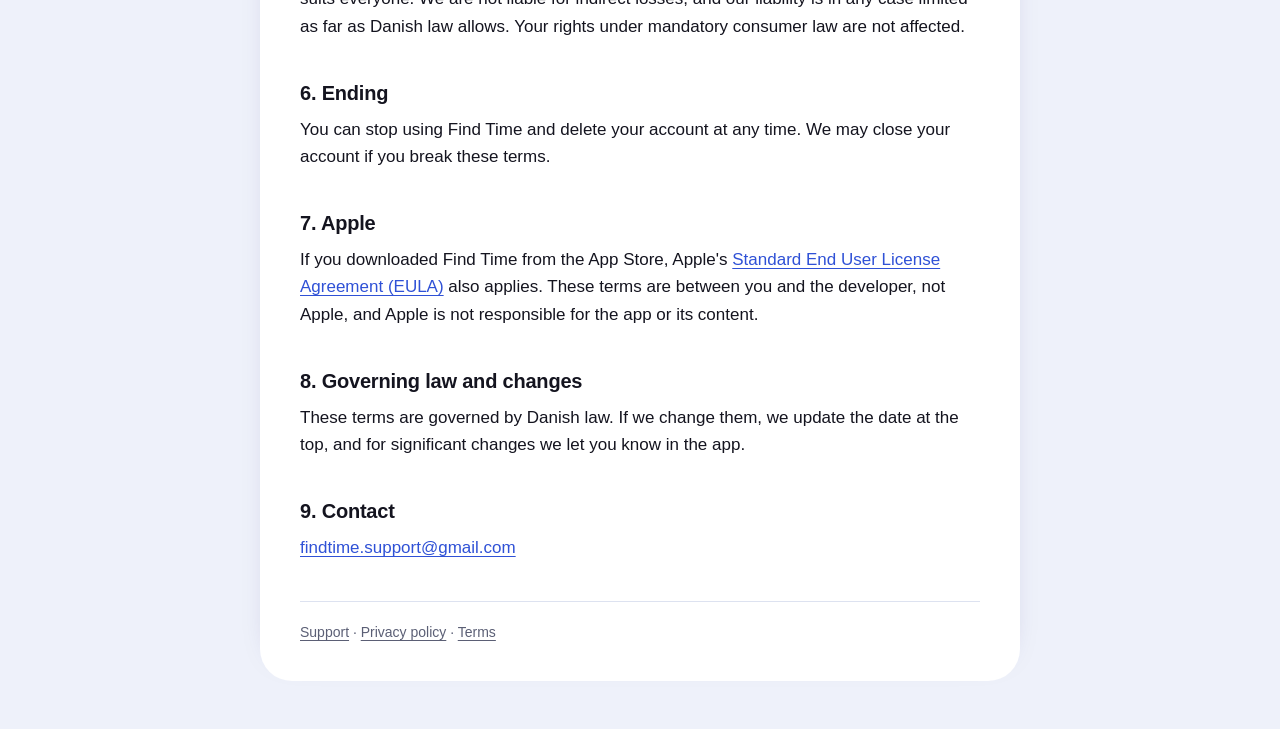
<file: en/terms.html>
<!doctype html>
<html lang="en">
<head>
  <meta charset="utf-8">
  <meta name="viewport" content="width=device-width, initial-scale=1, viewport-fit=cover">
  <meta name="color-scheme" content="light">
  <meta name="theme-color" content="#E6E3F8">
  <title>Find Time – Terms of Use</title>
  <meta name="description" content="Terms of use for Find Time.">
  <link rel="alternate" hreflang="da" href="../vilkaar.html">
  <link rel="stylesheet" href="../style.css">
</head>
<body>
  <div class="top">
    <header class="bar">
      <a class="brand" href="./">Find Time</a>
      <nav>
        <a href="./">Support</a>
        <div class="lang" role="group" aria-label="Language"><a href="../vilkaar.html" hreflang="da" lang="da">DA</a><span lang="en">EN</span></div>
      </nav>
    </header>
  </div>
  <div class="sheet">
    <main>
      <h1>Terms of Use</h1>
      <p class="updated">Last updated 30 October 2026</p>

      <p>These terms apply when you use the Find Time app, developed by Bjørn Mejneche Larsen, Denmark. By creating an account or signing in, you accept these terms and our <a href="privacy.html">privacy policy</a>.</p>

      <h2>1. The service</h2>
      <p>Find Time helps friends and groups find a day that works for everyone. The app is free. We may change, extend or close features, and we will give reasonable notice if the service closes.</p>

      <h2>2. Your account</h2>
      <ul>
        <li>You must be at least 13 years old.</li>
        <li>Use your own name or a name others recognise you by, and do not pretend to be someone else.</li>
        <li>You are responsible for keeping your password secret.</li>
        <li>You can delete your account at any time under <strong>Settings → Delete account</strong>.</li>
      </ul>

      <h2>3. Zero tolerance for objectionable content and abusive users</h2>
      <p>Find Time has <strong>zero tolerance</strong> for objectionable content and abusive users. You may not use names, usernames, profile photos, group names, event titles or any other content in the app to:</p>
      <ul>
        <li>harass, threaten, bully or stalk others</li>
        <li>spread hate or discriminate based on, for example, gender, ethnicity, religion, sexuality or disability</li>
        <li>share sexual, violent or otherwise offensive content</li>
        <li>send spam, advertising or scams</li>
        <li>share other people's personal information without consent</li>
        <li>break the law or infringe the rights of others</li>
      </ul>
      <p>The app filters out offensive words, but no filter catches everything. If you see something that breaks these rules, report it in the app by tapping the person's name or using the button on the group's or event's page. You can also block the person so you can no longer find or invite each other.</p>
      <p>We review every report within 24 hours. If the content breaks the rules, we remove it, and we may delete the user who posted it – without notice.</p>

      <h2>4. Your content</h2>
      <p>You own the content you add to the app. You give us the right to store it and show it to the people you share it with, for as long as needed to provide the service.</p>

      <h2>5. Liability</h2>
      <p>Find Time is provided as is. We do our best to keep the app working and secure, but we cannot guarantee that it is always available or free of errors, or that the suggested day suits everyone. We are not liable for indirect losses, and our liability is in any case limited as far as Danish law allows. Your rights under mandatory consumer law are not affected.</p>

      <h2>6. Ending</h2>
      <p>You can stop using Find Time and delete your account at any time. We may close your account if you break these terms.</p>

      <h2>7. Apple</h2>
      <p>If you downloaded Find Time from the App Store, Apple's <a href="https://www.apple.com/legal/internet-services/itunes/dev/stdeula/">Standard End User License Agreement (EULA)</a> also applies. These terms are between you and the developer, not Apple, and Apple is not responsible for the app or its content.</p>

      <h2>8. Governing law and changes</h2>
      <p>These terms are governed by Danish law. If we change them, we update the date at the top, and for significant changes we let you know in the app.</p>

      <h2>9. Contact</h2>
      <p><a href="mailto:findtime.support@gmail.com">findtime.support@gmail.com</a></p>
    </main>
    <footer>
      <p><a href="./">Support</a> · <a href="privacy.html">Privacy policy</a> · <a href="terms.html">Terms</a></p>
    </footer>
  </div>
</body>
</html>
</file>
<file: style.css>
:root {
  color-scheme: light;
  --bg: #EEF1FA;
  --surface: #FFFFFF;
  --surface-muted: #F5F7FC;
  --border: #DDE2F0;
  --text: #14141F;
  --text-secondary: #5B5F75;
  --text-tertiary: #8A8EA3;
  --action: #E8194B;
  --action-pressed: #C70E3C;
  --link: #2F51D6;
  --focus: #4269F5;
  --bleed:
    radial-gradient(circle farthest-side at 80% 85%, rgba(255,214,228,0.9) 0%, rgba(255,214,228,0) 70%),
    radial-gradient(circle farthest-side at 10% 95%, rgba(245,233,201,0.95) 0%, rgba(245,233,201,0) 70%),
    linear-gradient(180deg, #E6E3F8 0%, #EAE6F7 70%, #F1ECF6 100%);
}

* { box-sizing: border-box; }

html { -webkit-text-size-adjust: 100%; }

body {
  margin: 0;
  min-height: 100vh;
  min-height: 100svh;
  display: flex;
  flex-direction: column;
  background: var(--bg);
  color: var(--text);
  font: 17px/1.6 -apple-system, BlinkMacSystemFont, "SF Pro Text", "Segoe UI", Roboto, Helvetica, Arial, sans-serif;
  -webkit-font-smoothing: antialiased;
}

.top {
  position: relative;
  overflow: hidden;
  padding: 0 20px 64px;
  background-color: #E4E1F7;
  background-image: var(--bleed);
}

.bar {
  max-width: 680px;
  margin: 0 auto;
  min-height: 64px;
  padding-top: env(safe-area-inset-top);
  display: flex;
  align-items: center;
  justify-content: space-between;
  gap: 12px;
}

.brand {
  font-size: 20px;
  font-weight: 800;
  letter-spacing: -0.5px;
  color: var(--text);
  text-decoration: none;
}

nav {
  display: flex;
  align-items: center;
  gap: 6px;
}

nav > a {
  display: inline-flex;
  align-items: center;
  min-height: 44px;
  padding: 0 12px;
  border-radius: 999px;
  font-size: 15px;
  font-weight: 600;
  color: var(--text-secondary);
  text-decoration: none;
}

nav > a[aria-current] { color: var(--text); }

.lang {
  display: inline-flex;
  padding: 3px;
  border-radius: 999px;
  background: rgba(255,255,255,0.65);
}

.lang a,
.lang span {
  display: inline-flex;
  align-items: center;
  justify-content: center;
  min-width: 42px;
  min-height: 38px;
  padding: 0 10px;
  border-radius: 999px;
  font-size: 13px;
  font-weight: 700;
  letter-spacing: 0.4px;
  color: var(--text-secondary);
  text-decoration: none;
}

.lang span {
  background: var(--text);
  color: #FFFFFF;
}

.hero {
  max-width: 680px;
  margin: 0 auto;
  padding-top: 8px;
  display: flex;
  flex-direction: column;
  align-items: center;
  gap: 6px;
  text-align: center;
}

.name {
  margin: 0;
  font-size: 38px;
  line-height: 42px;
  font-weight: 800;
  letter-spacing: -1.1px;
}

.tagline {
  margin: 0;
  max-width: 280px;
  font-size: 17px;
  line-height: 23px;
  color: var(--text-secondary);
}

.art {
  position: relative;
  width: 160px;
  height: 160px;
  margin-bottom: 8px;
}

.art::before,
.art::after {
  content: "";
  position: absolute;
  z-index: 0;
}

.art::before {
  inset: -20%;
  background: radial-gradient(circle closest-side, rgba(255,255,255,0.95) 0%, rgba(255,255,255,0.5) 45%, rgba(255,255,255,0) 100%);
}

.art::after {
  left: 12%;
  top: 86%;
  width: 76%;
  height: 12%;
  background: radial-gradient(ellipse closest-side, rgba(40,48,110,0.2) 0%, rgba(40,48,110,0) 100%);
}

.float {
  position: absolute;
  z-index: 1;
  inset: 0;
  transform: rotate(-14deg);
  animation: drift 2.6s ease-in-out infinite alternate;
}

@keyframes drift {
  to { transform: translateY(-3.5%) rotate(-14deg); }
}

@media (prefers-reduced-motion: reduce) {
  .float { animation: none; }
}

.art i,
.ok {
  position: absolute;
  border-radius: 999px;
  background-color: var(--base);
  background-image:
    radial-gradient(ellipse closest-side at 34% 26%, rgba(255,255,255,0.92) 0%, rgba(255,255,255,0.35) 45%, rgba(255,255,255,0) 100%),
    linear-gradient(200deg, rgba(255,255,255,0) 35%, var(--blend) 100%),
    radial-gradient(circle farthest-corner at 34% 28%, var(--light) 0%, var(--mid) 28%, var(--base) 58%, var(--deep) 100%);
  box-shadow:
    inset 0 -4px 9px var(--shade),
    inset 0 2px 5px rgba(255,255,255,0.5),
    0 9px 15px -6px var(--glow);
}

.pink { --light: #FFD3E6; --mid: #F59AC2; --base: #F27FB1; --deep: #D2508E; --shade: rgba(210,80,142,0.45); --glow: rgba(242,127,177,0.45); }
.cobalt { --light: #A9BEFF; --mid: #5C80FF; --base: #4269F5; --deep: #2340C4; --shade: rgba(35,64,196,0.45); --glow: rgba(66,105,245,0.45); }
.coral { --light: #FF9DB4; --mid: #FF5577; --base: #FF315B; --deep: #C4093A; --shade: rgba(196,9,58,0.45); --glow: rgba(255,49,91,0.45); }
.green { --light: #B9EB98; --mid: #6CC63F; --base: #58B52E; --deep: #3A8A17; --shade: rgba(58,138,23,0.45); --glow: rgba(88,181,46,0.4); }

.art i:nth-child(1) { left: 4%; top: 14%; width: 64%; height: 26%; --blend: rgba(255,85,119,0.9); }
.art i:nth-child(2) { left: 30%; top: 38%; width: 64%; height: 26%; --blend: rgba(245,154,194,0.9); }
.art i:nth-child(3) { left: 10%; top: 62%; width: 58%; height: 25%; --blend: rgba(248,237,209,0.9); }
.art i:nth-child(4) { left: 52%; top: 54%; width: 24%; height: 24%; --blend: rgba(248,237,209,0.9); }

.sheet {
  flex: 1;
  position: relative;
  margin-top: -32px;
  padding: 30px 24px calc(28px + env(safe-area-inset-bottom));
  background: var(--surface);
  border-radius: 32px 32px 0 0;
  box-shadow: 0 -12px 32px -18px rgba(40,30,110,0.35);
}

main,
footer {
  max-width: 680px;
  margin: 0 auto;
}

h1 {
  margin: 0 0 8px;
  font-size: 28px;
  line-height: 1.15;
  font-weight: 800;
  letter-spacing: -0.6px;
}

h2 {
  margin: 40px 0 10px;
  font-size: 20px;
  line-height: 1.3;
  font-weight: 700;
  letter-spacing: -0.2px;
}

h3 {
  margin: 0 0 6px;
  font-size: 17px;
  line-height: 1.35;
  font-weight: 700;
  letter-spacing: -0.1px;
}

p,
ul { margin: 0 0 16px; }

ul { padding-left: 22px; }

li { margin-bottom: 10px; }

li::marker { color: var(--action); }

strong { font-weight: 650; }

a {
  color: var(--link);
  text-decoration-thickness: 1px;
  text-underline-offset: 3px;
}

a:focus-visible {
  outline: 2px solid var(--focus);
  outline-offset: 2px;
  border-radius: 6px;
}

.updated {
  margin-bottom: 24px;
  font-size: 14px;
  color: var(--text-tertiary);
}

.lead {
  font-size: 18px;
  line-height: 1.5;
  color: var(--text-secondary);
}

.button {
  display: flex;
  align-items: center;
  justify-content: center;
  min-height: 52px;
  margin: 16px 0 8px;
  padding: 10px 20px;
  border-radius: 14px;
  background: var(--action);
  color: #FFFFFF;
  font-size: 16px;
  font-weight: 700;
  letter-spacing: -0.1px;
  text-decoration: none;
  overflow-wrap: anywhere;
  box-shadow: 0 10px 22px -10px rgba(232,25,75,0.55);
  transition: transform 0.1s, background-color 0.1s;
}

.button:active {
  background: var(--action-pressed);
  transform: scale(0.98);
}

.faq {
  display: grid;
  gap: 12px;
}

.faq section {
  padding: 16px 18px;
  background: var(--surface-muted);
  border: 1px solid var(--border);
  border-radius: 20px;
}

.faq p {
  margin: 0;
  font-size: 16px;
  line-height: 1.55;
}

footer {
  width: 100%;
  margin-top: 40px;
  padding-top: 20px;
  border-top: 1px solid var(--border);
  font-size: 14px;
  line-height: 1.5;
  color: var(--text-secondary);
}

footer p { margin: 0 0 6px; }

footer a { color: var(--text-secondary); }

.solo {
  background-color: #E4E1F7;
  background-image: var(--bleed);
}

.solo .top {
  flex: 1;
  padding-bottom: 32px;
  background: none;
}

.card {
  max-width: 420px;
  margin: 20px auto 0;
  padding: 32px 24px 30px;
  background: var(--surface);
  border-radius: 28px;
  text-align: center;
  box-shadow: 0 16px 32px -14px rgba(28,34,80,0.28);
}

.card h1 { margin-bottom: 10px; }

.card p {
  margin: 0;
  font-size: 18px;
  line-height: 1.45;
  color: var(--text-secondary);
}

.ok {
  position: relative;
  display: grid;
  place-items: center;
  width: 72px;
  height: 72px;
  margin: 0 auto 20px;
  --blend: rgba(248,237,209,0.9);
  box-shadow:
    inset 0 -7px 16px var(--shade),
    inset 0 4px 9px rgba(255,255,255,0.5),
    0 16px 26px -10px var(--glow);
}

.ok svg {
  width: 34px;
  height: 34px;
  filter: drop-shadow(0 1px 2px rgba(47,122,20,0.5));
}

.solo footer {
  margin-top: 0;
  padding: 0 20px calc(24px + env(safe-area-inset-bottom));
  border-top: 0;
  text-align: center;
}

@media (min-width: 760px) {
  .top { padding-bottom: 72px; }

  .sheet {
    flex: none;
    width: calc(100% - 48px);
    max-width: 760px;
    margin: -32px auto 48px;
    padding: 44px 40px 32px;
    border-radius: 32px;
  }

  .button { display: inline-flex; }

  .card { margin-top: 32px; padding: 40px 32px 36px; }
}
</file>
